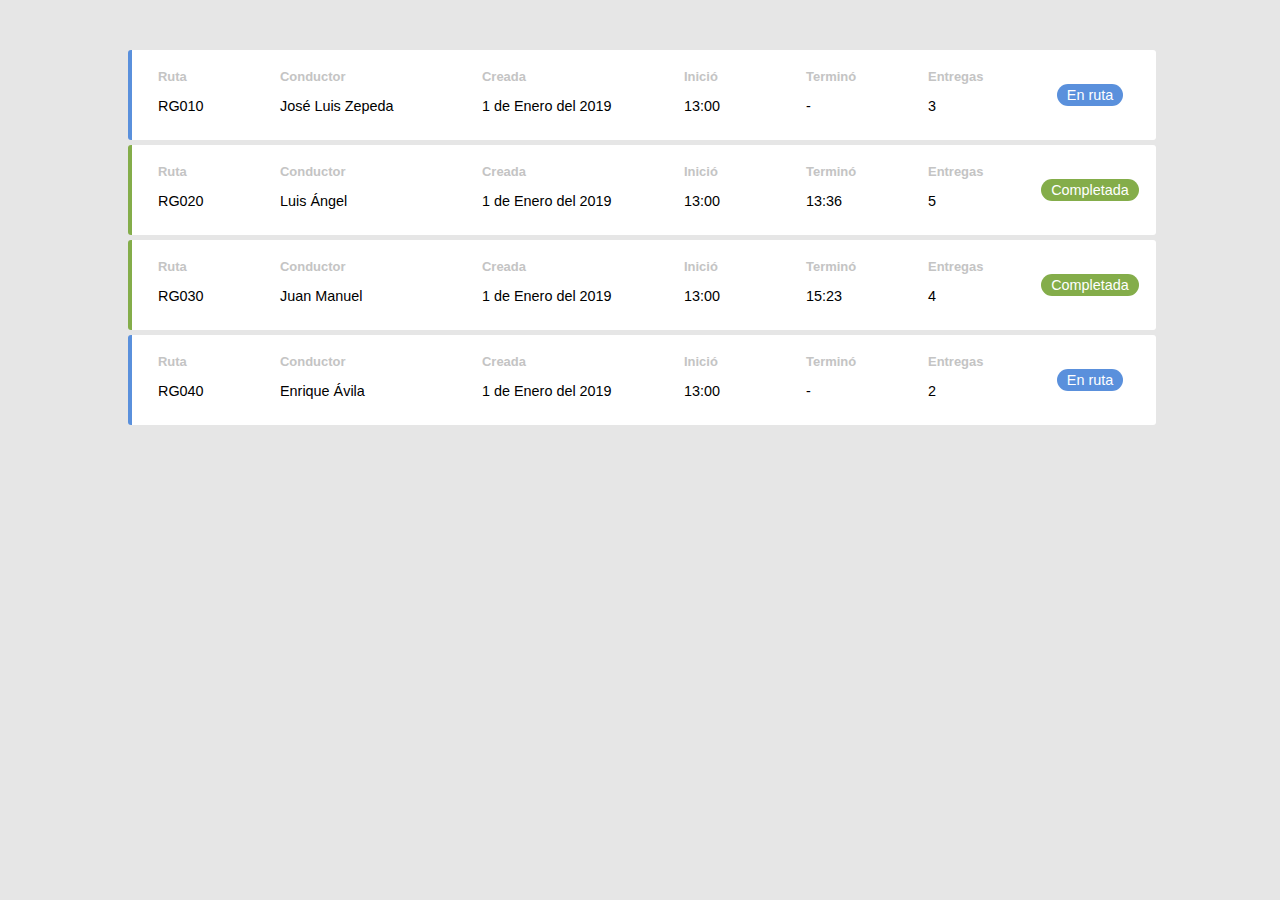
<file: desing/index.html>
<!DOCTYPE html>
<html lang="en">
  <head>
    <meta charset="UTF-8" />
    <meta name="viewport" content="width=device-width, initial-scale=1.0" />
    <title>FooBar Deliveries App</title>
    <link rel="stylesheet" href="style.css" />
  </head>
  <body>
    <main class="routesContainer">

      <div class="routeCard">
        <div class="routeCardText">
          <h1>Ruta</h1>
          <p>RG010</p>
        </div>

        <div class="routeCardText routeCardTextLarge">
          <h1>Conductor</h1>
          <p>José Luis Zepeda</p>
        </div>

        <div class="routeCardText routeCardTextLarge">
          <h1>Creada</h1>
          <p>1 de Enero del 2019</p>
        </div>

        <div class="routeCardText">
          <h1>Inició</h1>
          <p>13:00</p>
        </div>

        <div class="routeCardText">
          <h1>Terminó</h1>
          <p>-</p>
        </div>

        <div class="routeCardText">
          <h1>Entregas</h1>
          <p>3</p>
        </div>
        <div class="routeStatus">
          <span>En ruta</span>
        </div>
      </div>

      <div class="routeCard routeCardDone">
        <div class="routeCardText">
          <h1>Ruta</h1>
          <p>RG020</p>
        </div>

        <div class="routeCardText routeCardTextLarge">
          <h1>Conductor</h1>
          <p>Luis Ángel</p>
        </div>

        <div class="routeCardText routeCardTextLarge">
          <h1>Creada</h1>
          <p>1 de Enero del 2019</p>
        </div>

        <div class="routeCardText">
          <h1>Inició</h1>
          <p>13:00</p>
        </div>

        <div class="routeCardText">
          <h1>Terminó</h1>
          <p>13:36</p>
        </div>

        <div class="routeCardText">
          <h1>Entregas</h1>
          <p>5</p>
        </div>
        <div class="routeStatus routeStatusDone">
          <span >Completada</span>
        </div>
      </div>

      <div class="routeCard routeCardDone">
        <div class="routeCardText">
          <h1>Ruta</h1>
          <p>RG030</p>
        </div>

        <div class="routeCardText routeCardTextLarge">
          <h1>Conductor</h1>
          <p>Juan Manuel</p>
        </div>

        <div class="routeCardText routeCardTextLarge">
          <h1>Creada</h1>
          <p>1 de Enero del 2019</p>
        </div>

        <div class="routeCardText">
          <h1>Inició</h1>
          <p>13:00</p>
        </div>

        <div class="routeCardText">
          <h1>Terminó</h1>
          <p>15:23</p>
        </div>

        <div class="routeCardText">
          <h1>Entregas</h1>
          <p>4</p>
        </div>
        <div class="routeStatus routeStatusDone">
          <span >Completada</span>
        </div>
      </div>

      <div class="routeCard">
        <div class="routeCardText">
          <h1>Ruta</h1>
          <p>RG040</p>
        </div>

        <div class="routeCardText routeCardTextLarge">
          <h1>Conductor</h1>
          <p>Enrique Ávila</p>
        </div>

        <div class="routeCardText routeCardTextLarge">
          <h1>Creada</h1>
          <p>1 de Enero del 2019</p>
        </div>

        <div class="routeCardText">
          <h1>Inició</h1>
          <p>13:00</p>
        </div>

        <div class="routeCardText">
          <h1>Terminó</h1>
          <p>-</p>
        </div>

        <div class="routeCardText">
          <h1>Entregas</h1>
          <p>2</p>
        </div>
        <div class="routeStatus">
          <span>En ruta</span>
        </div>
      </div>

    </main>
  </body>
</html>
</file>
<file: desing/style.css>
body {
  margin: 0;
  background-color: rgb(230, 230, 230);
  padding: 0;
  font-family: Verdana, Geneva, Tahoma, sans-serif;
}

.routesContainer {
  width: 80%;
  display: block;
  margin: 50px auto;
}

.routeCard {
  background-color: rgb(255, 255, 255);
  display: flex;
  flex-direction: row;
  flex-wrap: wrap;
  justify-content: space-around;
  align-items: center;
  border-radius: 3px;
  border-left: 4px solid rgb(90, 144, 220);
  min-width: 100%;
  font-size: 0.9em;
  margin: 5px 0px;
}

.routeCardDone {
  border-left: 4px solid rgb(132, 173, 74);
}

.routeCardText {
  height: 70px;
  width: 70px;
  margin:10px;
}

.routeCardTextLarge {
  width: 150px;
}

.routeCardText h1 {
  font-size: 0.9em;
  color: rgba(196, 196, 196);
}

.routeStatus{
  width: 100px;
  height: 70px;
  display: flex;
  justify-content: center;
  align-items:center;
}
.routeStatus span {
   font-size: 1em;
  padding: 3px 10px;
  text-align: center;
  border-radius: 20px;
  background-color: rgb(90, 144, 220);
  color: white;
}

.routeStatusDone span {
  background-color: rgb(132, 173, 74);
}
</file>
